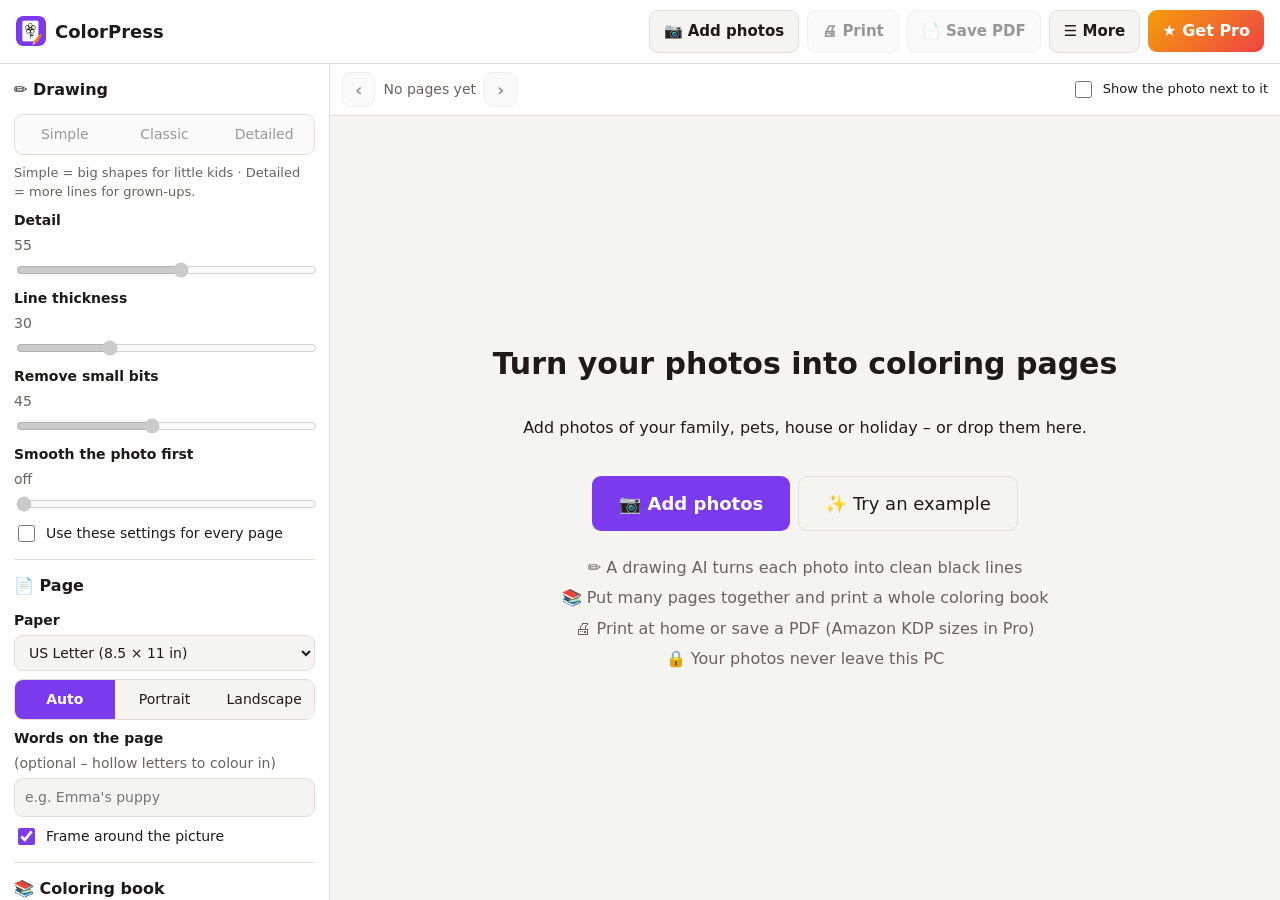
<file: index.html>
<!doctype html>
<html lang="en">
<head>
  <meta charset="utf-8">
  <meta name="viewport" content="width=device-width, initial-scale=1">
  <title>ColorPress – Photo to Coloring Page Maker</title>
  <meta name="description" content="Turn your photos into coloring pages and print a whole coloring book – with a drawing AI that runs on your own PC. No upload, no subscription.">
  <meta name="theme-color" content="#7c3aed">
  <link rel="manifest" href="manifest.json">
  <link rel="icon" href="icon-192.png">
  <link rel="stylesheet" href="style.css">
</head>
<body>
  <header class="topbar">
    <div class="brand"><img src="icon-192.png" alt="" width="30" height="30"><span>ColorPress</span></div>
    <span id="bookName" class="file-name"></span>
    <div class="top-btns">
      <button id="addBtn" class="tb">📷 Add photos</button>
      <button id="printBtn" class="tb" disabled>🖨 Print</button>
      <button id="pdfBtn" class="tb" disabled>📄 Save PDF</button>
      <button id="moreBtn" class="tb">☰ More</button>
      <button id="proBtn" class="pro-btn" hidden>★ Get Pro</button>
    </div>
    <div id="menu" class="menu" hidden>
      <button id="pngBtn">🖼 Save this page as a picture (PNG)</button>
      <button id="sampleBtn">✨ Show me an example</button>
      <button id="clearBtn" class="danger">Start a new book (remove all pages)…</button>
      <hr>
      <a href="help.html" target="_blank" rel="noopener">❓ How to use ColorPress</a>
      <a href="mailto:thequan03072002@gmail.com?subject=ColorPress%20feedback">✉ Feedback &amp; support</a>
      <a href="https://apps.microsoft.com/detail/9MWSF3JMP1GJ" target="_blank" rel="noopener">More apps: PrintCal photo calendar maker</a>
      <a href="https://apps.microsoft.com/detail/9N003PBQX6Q0" target="_blank" rel="noopener">More apps: PuzzlePrint word search maker</a>
    </div>
    <input id="fileIn" type="file" accept="image/*" multiple hidden>
  </header>

  <main class="layout">
    <aside class="left">
      <section class="tool">
        <h2>✏️ Drawing</h2>
        <div class="seg" id="lookSeg">
          <button data-v="simple">Simple</button><button data-v="classic" class="on">Classic</button><button data-v="detailed">Detailed</button>
        </div>
        <p class="hint">Simple = big shapes for little kids · Detailed = more lines for grown-ups.</p>
        <label class="field">Detail <span id="detailVal" class="muted"></span><input id="detail" type="range" min="0" max="100" value="55"></label>
        <label class="field">Line thickness <span id="thickVal" class="muted"></span><input id="thick" type="range" min="0" max="100" value="30"></label>
        <label class="field">Remove small bits <span id="cleanVal" class="muted"></span><input id="clean" type="range" min="0" max="100" value="45"></label>
        <label class="field">Smooth the photo first <span id="simpVal" class="muted"></span><input id="simp" type="range" min="0" max="100" value="0"></label>
        <label class="check"><input id="allPages" type="checkbox"> Use these settings for every page</label>
      </section>

      <section class="tool">
        <h2>📄 Page</h2>
        <label class="field">Paper
          <select id="paper">
            <option value="letter">US Letter (8.5 × 11 in)</option>
            <option value="a4">A4 (210 × 297 mm)</option>
            <option value="kdp">Book for Amazon KDP 8.5 × 11 in – PRO</option>
            <option value="kdpbleed">KDP 8.5 × 11 in with bleed – PRO</option>
            <option value="k8x10">Book 8 × 10 in – PRO</option>
            <option value="k6x9">Book 6 × 9 in – PRO</option>
          </select>
        </label>
        <div class="seg" id="orientSeg"><button data-v="auto" class="on">Auto</button><button data-v="p">Portrait</button><button data-v="l">Landscape</button></div>
        <label class="field">Words on the page <span class="muted">(optional – hollow letters to colour in)</span><input id="caption" type="text" maxlength="40" placeholder="e.g. Emma's puppy"></label>
        <label class="check"><input id="frame" type="checkbox" checked> Frame around the picture</label>
      </section>

      <section class="tool">
        <h2>📚 Coloring book <span id="pageCount" class="muted"></span></h2>
        <div id="pages" class="pages"></div>
        <label class="field">Book title <span class="muted">(cover page)</span><input id="title" type="text" maxlength="40" placeholder="My Coloring Book"></label>
        <label class="check"><input id="cover" type="checkbox"> Cover page with the title <span class="badge pro-only">PRO</span></label>
        <label class="check"><input id="nums" type="checkbox"> Page numbers <span class="badge pro-only">PRO</span></label>
        <label class="check"><input id="backs" type="checkbox"> Blank back of every page (for markers) <span class="badge pro-only">PRO</span></label>
        <p id="limitHint" class="hint"></p>
      </section>
      <p class="promise">🔒 The drawing AI runs on your PC – your photos are never uploaded.<br>💳 Pay once for Pro – no subscription.</p>
      <p class="fb-note">💬 Something not working the way you want? Tell me – <a href="mailto:thequan03072002@gmail.com?subject=ColorPress%20feedback">thequan03072002@gmail.com</a>. I read every message and improve the app.</p>
    </aside>

    <section class="stage">
      <div class="stagebar">
        <span class="nav"><button id="prevBtn" title="Previous page">‹</button><span id="pageLine" class="muted"></span><button id="nextBtn" title="Next page">›</button></span>
        <label class="check small"><input id="showPhoto" type="checkbox"> Show the photo next to it</label>
      </div>
      <div id="view" class="view">
        <div id="empty" class="empty">
          <h1>Turn your photos into coloring pages</h1>
          <p>Add photos of your family, pets, house or holiday – or drop them here.</p>
          <div class="row-btns center"><button id="addBig" class="primary big">📷 Add photos</button><button id="sampleBig" class="ghost big">✨ Try an example</button></div>
          <ul class="promise-list">
            <li>✏️ A drawing AI turns each photo into clean black lines</li>
            <li>📚 Put many pages together and print a whole coloring book</li>
            <li>🖨 Print at home or save a PDF (Amazon KDP sizes in Pro)</li>
            <li>🔒 Your photos never leave this PC</li>
          </ul>
        </div>
        <div id="sheet" class="sheet" hidden>
          <div class="sheet-row">
            <div id="photoBox" class="photo-box" hidden><img id="photoImg" alt="The photo"></div>
            <div class="paper-wrap"><canvas id="cv"></canvas><div id="wm" class="wm" hidden>PREVIEW</div></div>
          </div>
        </div>
        <div id="busy" class="busy" hidden><div class="busy-card"><b id="busyTitle">Working…</b><div class="bar"><i id="busyBar"></i></div><p id="busyText" class="hint"></p></div></div>
      </div>
    </section>
  </main>

  <dialog id="proDialog" class="dlg">
    <h2>ColorPress Pro</h2>
    <p class="muted">One-time purchase. Yours forever on this Microsoft account. No subscription, ever.</p>
    <ul class="pro-list">
      <li><strong>Unlimited pages</strong> in a coloring book – the free version makes books of 3 pages</li>
      <li><strong>Print quality</strong> – sharp 300 dpi pages (free: 150 dpi)</li>
      <li><strong>Book sizes for Amazon KDP</strong> – 8.5 × 11 (with or without bleed), 8 × 10, 6 × 9</li>
      <li><strong>Cover page, page numbers</strong> and blank backs for markers</li>
    </ul>
    <p class="fb-note">💬 Something not working the way you want? Tell me – <a href="mailto:thequan03072002@gmail.com?subject=ColorPress%20feedback">thequan03072002@gmail.com</a>. I read every message and improve the app.</p>
    <p id="proMsg" class="pro-msg" hidden></p>
    <div class="row-btns">
      <button id="buyBtn" class="primary" autofocus>Unlock Pro</button>
      <button id="restoreBtn" class="ghost">Restore purchase</button>
      <button id="closePro" class="ghost">Not now</button>
    </div>
  </dialog>
  <div id="toast" class="toast" hidden></div>
  <div id="restartBar" class="restart" hidden>A new version of ColorPress is ready. <button id="restartBtn" class="primary">Restart now</button></div>
  <div id="printArea"></div>
  <script src="app.js"></script>
</body>
</html>
</file>
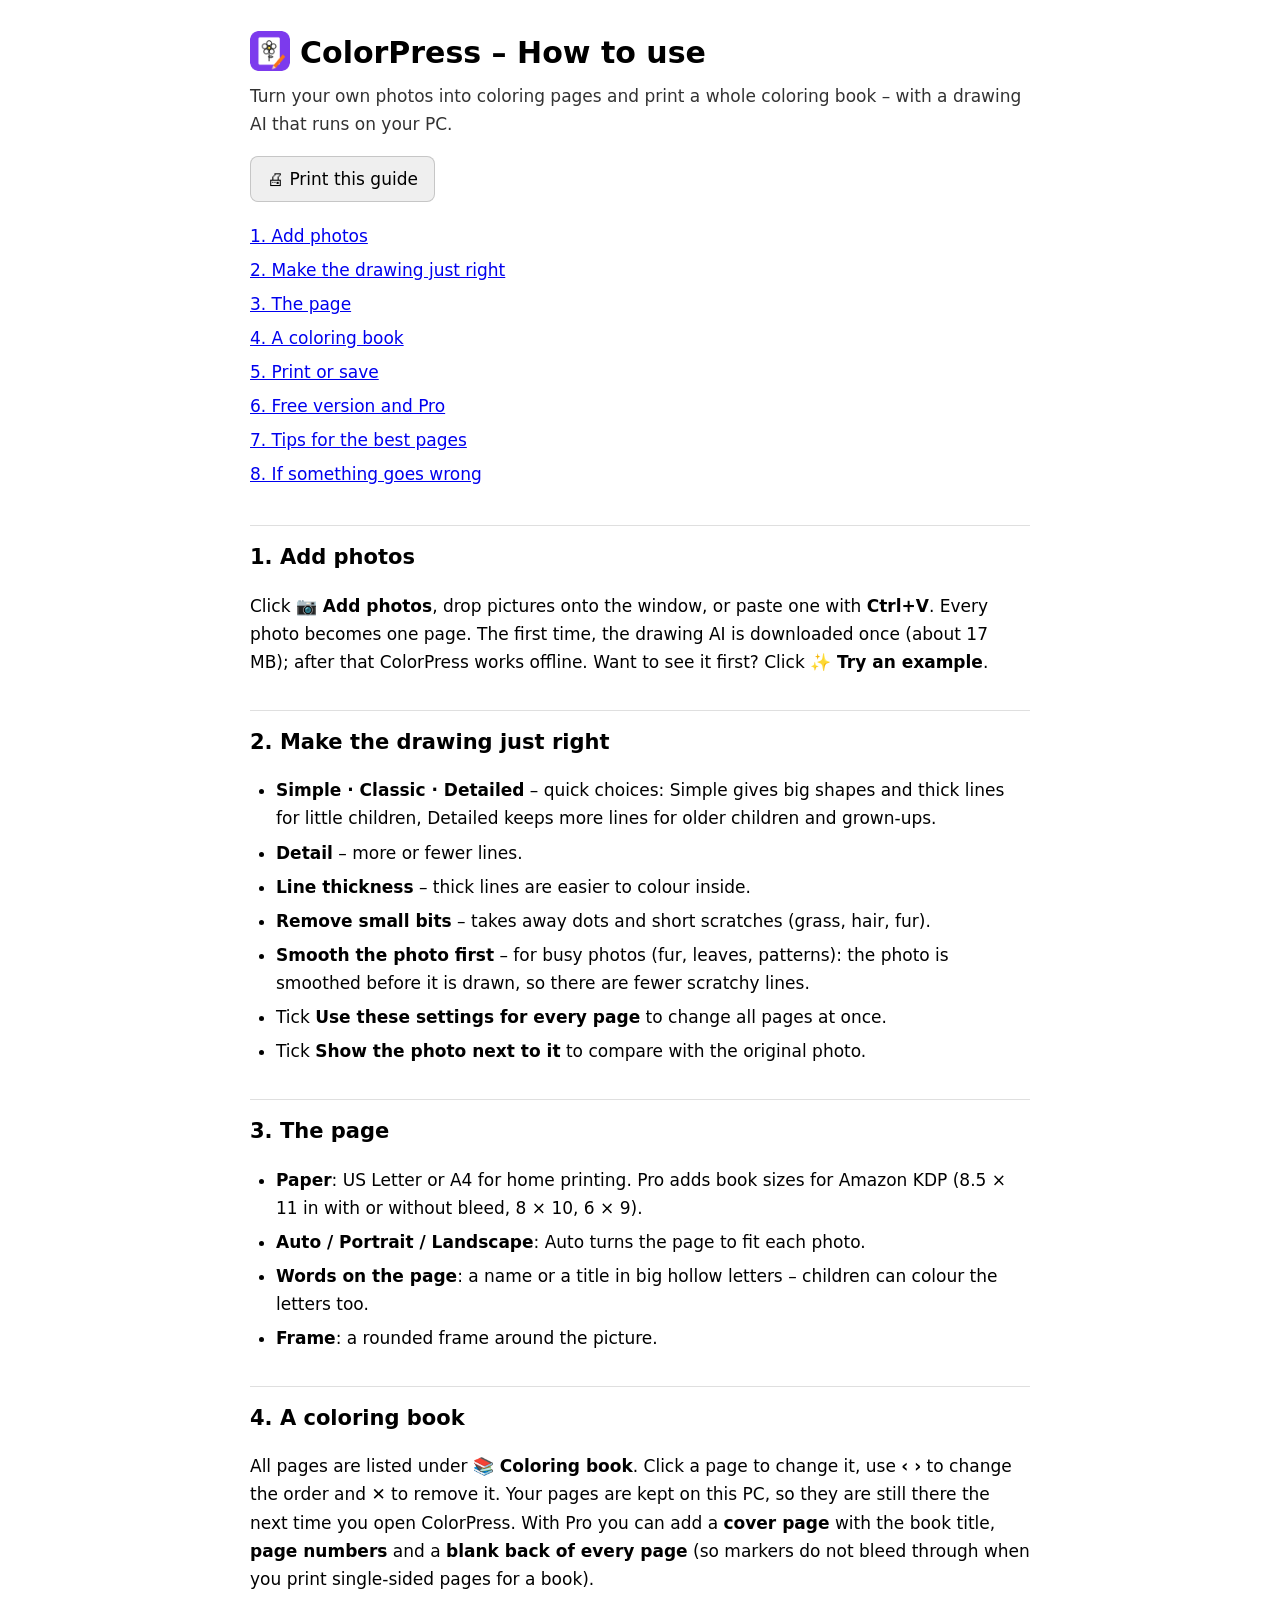
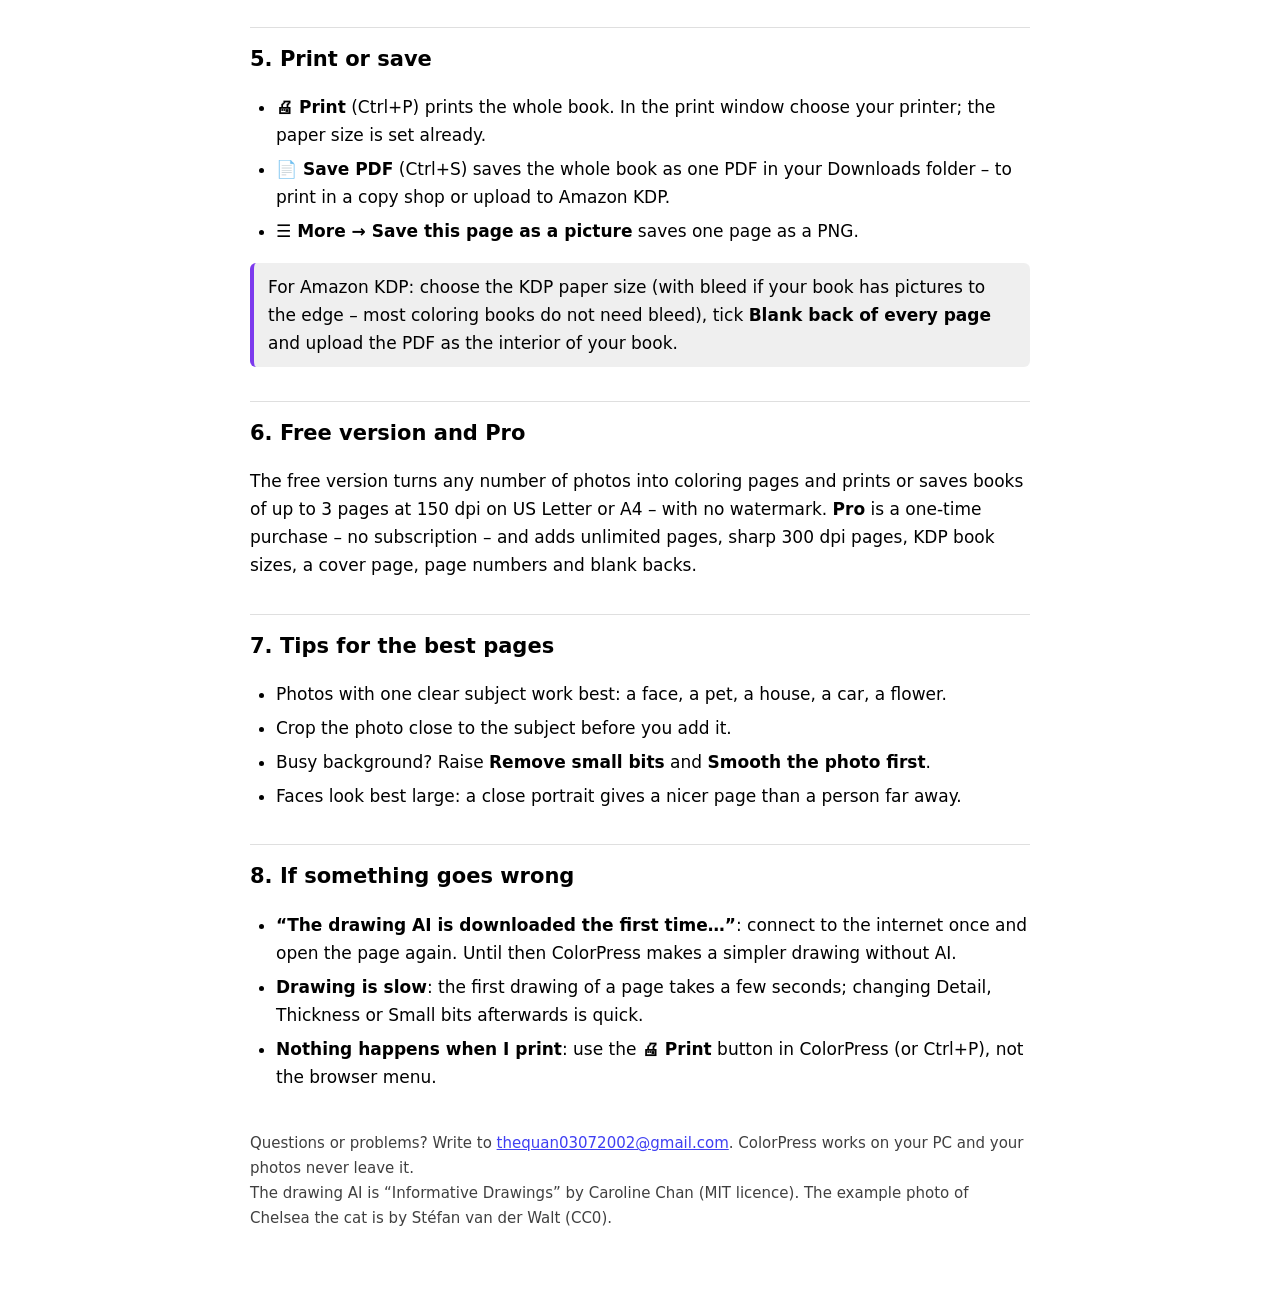
<file: help.html>
<!doctype html><html lang="en"><head><meta charset="utf-8"><meta name="viewport" content="width=device-width, initial-scale=1"><title>ColorPress – How to use</title><link rel="icon" href="icon-192.png"><style>:root{--a:#7c3aed;color-scheme:light dark}body{font:17px/1.65 "Segoe UI",system-ui,sans-serif;max-width:780px;margin:0 auto;padding:28px 20px 60px}h1{font-size:30px;margin:0 0 4px}h1 img{vertical-align:-8px;border-radius:8px;margin-right:10px}h2{font-size:21px;margin:34px 0 8px;padding-top:14px;border-top:1px solid #8884}.lead{opacity:.8;margin:0 0 18px}ol,ul{padding-left:26px}li{margin:6px 0}.tip{border-left:4px solid var(--a);background:#8882;padding:10px 14px;border-radius:6px;margin:12px 0}.toc a{display:block;padding:3px 0}.foot{margin-top:40px;opacity:.75;font-size:15px}button{font:inherit;padding:8px 16px;border-radius:8px;border:1px solid #8886;cursor:pointer}@media print{.noprint{display:none}}</style></head><body>
<h1><img src="icon-192.png" width="40" height="40" alt="">ColorPress – How to use</h1>
<p class="lead">Turn your own photos into coloring pages and print a whole coloring book – with a drawing AI that runs on your PC.</p>
<p class="noprint"><button onclick="print()">🖨 Print this guide</button></p>
<div class="toc noprint"><a href="#s0">1. Add photos</a><a href="#s1">2. Make the drawing just right</a><a href="#s2">3. The page</a><a href="#s3">4. A coloring book</a><a href="#s4">5. Print or save</a><a href="#s5">6. Free version and Pro</a><a href="#s6">7. Tips for the best pages</a><a href="#s7">8. If something goes wrong</a></div>
<h2 id="s0">1. Add photos</h2><p>Click <b>📷 Add photos</b>, drop pictures onto the window, or paste one with <b>Ctrl+V</b>. Every photo becomes one page. The first time, the drawing AI is downloaded once (about 17 MB); after that ColorPress works offline. Want to see it first? Click <b>✨ Try an example</b>.</p>
<h2 id="s1">2. Make the drawing just right</h2><ul><li><b>Simple · Classic · Detailed</b> – quick choices: Simple gives big shapes and thick lines for little children, Detailed keeps more lines for older children and grown-ups.</li><li><b>Detail</b> – more or fewer lines.</li><li><b>Line thickness</b> – thick lines are easier to colour inside.</li><li><b>Remove small bits</b> – takes away dots and short scratches (grass, hair, fur).</li><li><b>Smooth the photo first</b> – for busy photos (fur, leaves, patterns): the photo is smoothed before it is drawn, so there are fewer scratchy lines.</li><li>Tick <b>Use these settings for every page</b> to change all pages at once.</li><li>Tick <b>Show the photo next to it</b> to compare with the original photo.</li></ul>
<h2 id="s2">3. The page</h2><ul><li><b>Paper</b>: US Letter or A4 for home printing. Pro adds book sizes for Amazon KDP (8.5 × 11 in with or without bleed, 8 × 10, 6 × 9).</li><li><b>Auto / Portrait / Landscape</b>: Auto turns the page to fit each photo.</li><li><b>Words on the page</b>: a name or a title in big hollow letters – children can colour the letters too.</li><li><b>Frame</b>: a rounded frame around the picture.</li></ul>
<h2 id="s3">4. A coloring book</h2><p>All pages are listed under <b>📚 Coloring book</b>. Click a page to change it, use <b>‹ ›</b> to change the order and <b>✕</b> to remove it. Your pages are kept on this PC, so they are still there the next time you open ColorPress. With Pro you can add a <b>cover page</b> with the book title, <b>page numbers</b> and a <b>blank back of every page</b> (so markers do not bleed through when you print single-sided pages for a book).</p>
<h2 id="s4">5. Print or save</h2><ul><li><b>🖨 Print</b> (Ctrl+P) prints the whole book. In the print window choose your printer; the paper size is set already.</li><li><b>📄 Save PDF</b> (Ctrl+S) saves the whole book as one PDF in your Downloads folder – to print in a copy shop or upload to Amazon KDP.</li><li><b>☰ More → Save this page as a picture</b> saves one page as a PNG.</li></ul><div class="tip">For Amazon KDP: choose the KDP paper size (with bleed if your book has pictures to the edge – most coloring books do not need bleed), tick <b>Blank back of every page</b> and upload the PDF as the interior of your book.</div>
<h2 id="s5">6. Free version and Pro</h2><p>The free version turns any number of photos into coloring pages and prints or saves books of up to 3 pages at 150 dpi on US Letter or A4 – with no watermark. <b>Pro</b> is a one-time purchase – no subscription – and adds unlimited pages, sharp 300 dpi pages, KDP book sizes, a cover page, page numbers and blank backs.</p>
<h2 id="s6">7. Tips for the best pages</h2><ul><li>Photos with one clear subject work best: a face, a pet, a house, a car, a flower.</li><li>Crop the photo close to the subject before you add it.</li><li>Busy background? Raise <b>Remove small bits</b> and <b>Smooth the photo first</b>.</li><li>Faces look best large: a close portrait gives a nicer page than a person far away.</li></ul>
<h2 id="s7">8. If something goes wrong</h2><ul><li><b>“The drawing AI is downloaded the first time…”</b>: connect to the internet once and open the page again. Until then ColorPress makes a simpler drawing without AI.</li><li><b>Drawing is slow</b>: the first drawing of a page takes a few seconds; changing Detail, Thickness or Small bits afterwards is quick.</li><li><b>Nothing happens when I print</b>: use the <b>🖨 Print</b> button in ColorPress (or Ctrl+P), not the browser menu.</li></ul>
<p class="foot">Questions or problems? Write to <a href="mailto:thequan03072002@gmail.com">thequan03072002@gmail.com</a>. ColorPress works on your PC and your photos never leave it.<br>The drawing AI is “Informative Drawings” by Caroline Chan (MIT licence). The example photo of Chelsea the cat is by Stéfan van der Walt (CC0).</p></body></html>
</file>
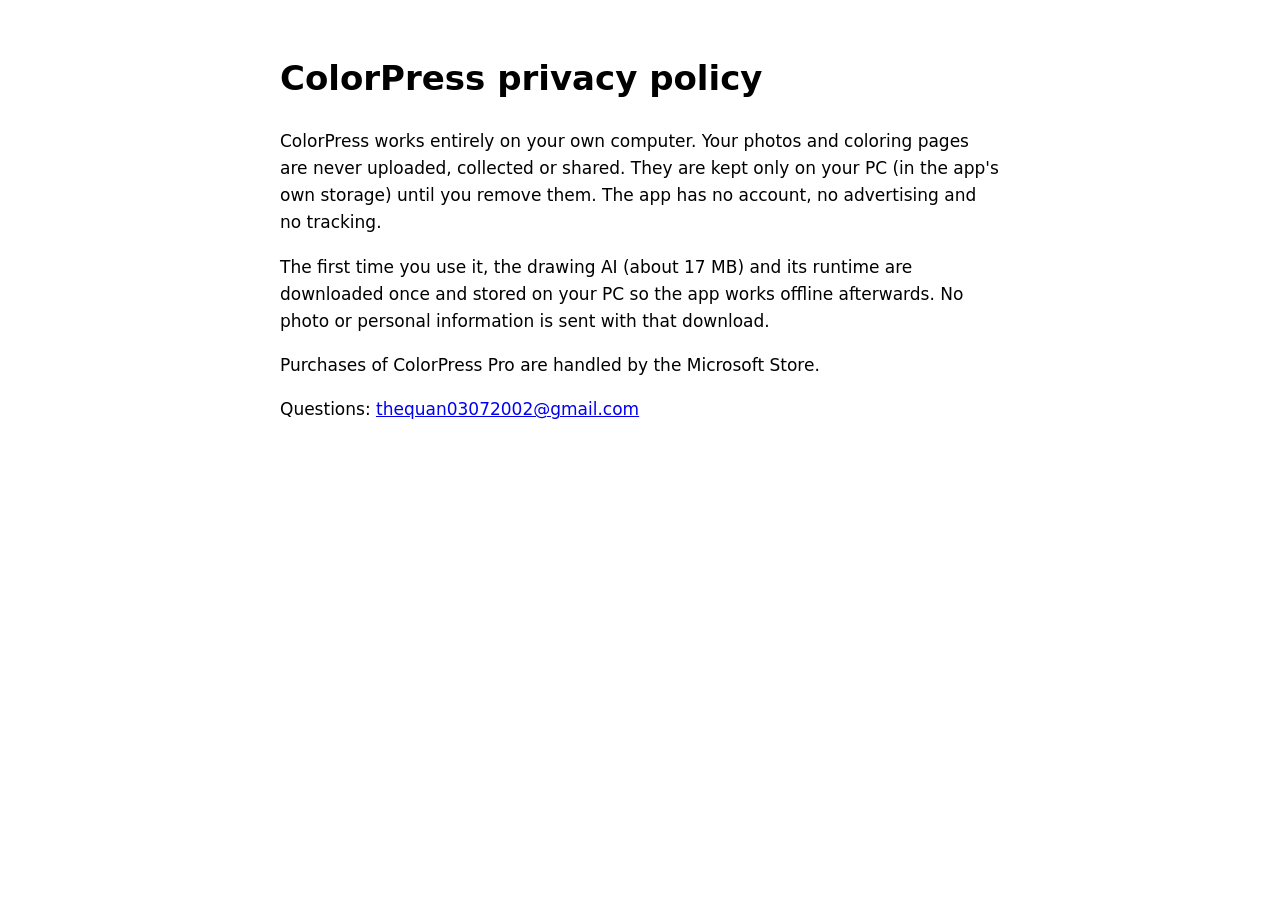
<file: privacy.html>
<!doctype html><html lang="en"><head><meta charset="utf-8"><meta name="viewport" content="width=device-width, initial-scale=1"><title>ColorPress – Privacy</title><style>body{font:17px/1.6 "Segoe UI",system-ui,sans-serif;max-width:720px;margin:0 auto;padding:28px 20px}</style></head><body><h1>ColorPress privacy policy</h1><p>ColorPress works entirely on your own computer. Your photos and coloring pages are never uploaded, collected or shared. They are kept only on your PC (in the app's own storage) until you remove them. The app has no account, no advertising and no tracking.</p><p>The first time you use it, the drawing AI (about 17 MB) and its runtime are downloaded once and stored on your PC so the app works offline afterwards. No photo or personal information is sent with that download.</p><p>Purchases of ColorPress Pro are handled by the Microsoft Store.</p><p>Questions: <a href="mailto:thequan03072002@gmail.com">thequan03072002@gmail.com</a></p></body></html>
</file>
<file: style.css>
:root { --bg: #f6f4f1; --card: #ffffff; --text: #1f1a17; --muted: #6b625c; --line: #e5ddd6; --accent: #7c3aed; --accent-2: #ede9fe; --on-accent: #ffffff; --danger: #b42318; color-scheme: light dark; }
@media (prefers-color-scheme: dark) { :root { --bg: #141210; --card: #1d1a17; --text: #f1ebe5; --muted: #a89d94; --line: #332d28; --accent: #a78bfa; --accent-2: #2a1d4a; --on-accent: #160b33; --danger: #f97066; } }
* { box-sizing: border-box; }
html, body { height: 100%; }
body { margin: 0; font: 16px/1.5 "Segoe UI", system-ui, sans-serif; background: var(--bg); color: var(--text); display: flex; flex-direction: column; }
[hidden] { display: none !important; }
h1 { font-size: 30px; margin: 0 0 6px; }
h2 { font-size: 16px; margin: 0 0 4px; }
.topbar { position: relative; display: flex; align-items: center; gap: 14px; padding: 10px 16px; border-bottom: 1px solid var(--line); background: var(--card); }
.brand { display: flex; align-items: center; gap: 9px; font-weight: 700; font-size: 18px; }
.brand img { border-radius: 7px; }
.file-name { flex: 1; min-width: 0; color: var(--muted); white-space: nowrap; overflow: hidden; text-overflow: ellipsis; }
.top-btns { display: flex; gap: 8px; align-items: center; }
button { font: inherit; border-radius: 9px; padding: 9px 14px; cursor: pointer; border: 1px solid transparent; }
button:disabled { opacity: .45; cursor: not-allowed; }
.tb { background: var(--bg); color: var(--text); border-color: var(--line); font-weight: 600; font-size: 15px; }
.tb:hover:not(:disabled), .ghost:hover:not(:disabled) { border-color: var(--accent); }
.primary { background: var(--accent); color: var(--on-accent); font-weight: 700; }
.ghost { background: transparent; color: var(--text); border-color: var(--line); }
.big { font-size: 18px; padding: 13px 26px; }
.wide { width: 100%; }
.pro-btn { background: linear-gradient(135deg, #f59e0b, #ef4444); color: #fff; font-weight: 700; border: 0; }
.pro-btn.is-pro { background: var(--accent-2); color: var(--accent); cursor: default; }
.badge { font-size: 10px; font-weight: 700; background: #f59e0b; color: #1f1503; border-radius: 4px; padding: 1px 5px; margin-left: 4px; vertical-align: 1px; }
body.unlocked .pro-only { display: none; }
.menu { position: absolute; right: 16px; top: 54px; z-index: 20; background: var(--card); border: 1px solid var(--line); border-radius: 12px; padding: 6px; display: flex; flex-direction: column; min-width: 300px; box-shadow: 0 10px 30px rgba(0,0,0,.25); }
.menu button, .menu a { text-align: left; background: transparent; color: var(--text); padding: 10px 12px; border-radius: 8px; text-decoration: none; font-size: 15px; }
.menu button:hover, .menu a:hover { background: var(--accent-2); }
.layout { flex: 1; min-height: 0; display: grid; grid-template-columns: 330px minmax(0, 1fr); }
.left { background: var(--card); padding: 14px; overflow: auto; display: flex; flex-direction: column; gap: 14px; border-right: 1px solid var(--line); }
.tool { display: flex; flex-direction: column; gap: 8px; padding-bottom: 14px; border-bottom: 1px solid var(--line); }
.field { display: flex; flex-direction: column; gap: 4px; font-size: 14px; font-weight: 600; }
.two { display: grid; grid-template-columns: 1fr 1fr; gap: 8px; }
.seg { display: flex; border: 1px solid var(--line); border-radius: 9px; overflow: hidden; }
.seg button { flex: 1; border-radius: 0; background: var(--bg); color: var(--text); padding: 8px 6px; font-size: 14px; }
.seg button.on { background: var(--accent); color: var(--on-accent); font-weight: 700; }
input[type=range] { width: 100%; accent-color: var(--accent); }
.check { display: flex; align-items: center; gap: 8px; font-size: 14px; }
.check input { width: 17px; height: 17px; accent-color: var(--accent); }
.hint { color: var(--muted); font-size: 13px; margin: 0; }
.muted { color: var(--muted); font-weight: 400; }
.history { display: grid; grid-template-columns: 1fr 1fr; gap: 8px; }
.promise { font-size: 13px; color: var(--muted); margin: 0; line-height: 1.7; }
.stage { position: relative; min-width: 0; min-height: 0; display: flex; flex-direction: column; }
.stagebar { display: flex; justify-content: space-between; align-items: center; gap: 12px; padding: 8px 12px; border-bottom: 1px solid var(--line); background: var(--card); font-size: 14px; }
.zoom { display: flex; gap: 4px; }
.zoom button { background: var(--bg); color: var(--text); border: 1px solid var(--line); padding: 5px 11px; font-weight: 700; }
.view { position: relative; flex: 1; min-height: 0; overflow: auto; background: repeating-conic-gradient(#8881 0% 25%, transparent 0% 50%) 0 0 / 22px 22px; }
.empty { position: absolute; inset: 0; display: flex; flex-direction: column; align-items: center; justify-content: center; text-align: center; gap: 8px; padding: 20px; }
.empty.drag { outline: 4px dashed var(--accent); outline-offset: -16px; }
.promise-list { list-style: none; padding: 0; margin: 14px 0 0; color: var(--muted); line-height: 1.9; }
.canvas-wrap { position: relative; margin: 20px auto; width: max-content; }
.canvas-wrap canvas { display: block; }
#cv { box-shadow: 0 6px 24px #0003; }
#mask { position: absolute; inset: 0; cursor: crosshair; touch-action: none; opacity: .5; }
.split { position: absolute; top: 8px; left: 8px; right: 8px; display: flex; justify-content: space-between; pointer-events: none; }
.split span { background: #000a; color: #fff; font-size: 12px; padding: 2px 8px; border-radius: 6px; }
.busy { position: absolute; inset: 0; background: #0006; display: flex; align-items: center; justify-content: center; z-index: 5; }
.busy-card { background: var(--card); padding: 18px 22px; border-radius: 14px; width: min(420px, 90%); display: flex; flex-direction: column; gap: 10px; }
.bar { height: 8px; border-radius: 6px; background: var(--line); overflow: hidden; }
.bar i { display: block; height: 100%; width: 0; background: var(--accent); transition: width .2s; }
.dlg { border: 1px solid var(--line); border-radius: 16px; background: var(--card); color: var(--text); padding: 22px; max-width: 480px; }
.dlg::backdrop { background: #0007; }
.pro-list { padding-left: 20px; }
.pro-list li { margin: 6px 0; }
.pro-msg { background: var(--accent-2); padding: 8px 10px; border-radius: 8px; }
.row-btns { display: flex; gap: 8px; flex-wrap: wrap; margin-top: 12px; }
.toast { position: fixed; left: 50%; bottom: 24px; transform: translateX(-50%); background: #1f1a17; color: #fff; padding: 10px 16px; border-radius: 10px; z-index: 50; max-width: 90vw; }
@media (max-width: 900px) { html, body { height: auto; } .layout { flex: none; grid-template-columns: 1fr; grid-template-rows: auto 70vh; } .left { overflow: visible; border-right: 0; border-bottom: 1px solid var(--line); } } /* narrow window: the page scrolls, so every tool is reachable (was squeezed into a tiny scroll box) */
@media (max-width: 640px) { .topbar { flex-wrap: wrap; gap: 8px; padding: 8px 10px; } .top-btns { flex-wrap: wrap; margin-left: auto; } .tb { font-size: 14px; padding: 7px 10px; } .stagebar { flex-wrap: wrap; } }
.fb-note { color: var(--muted); font-size: 12px; font-weight: 400; line-height: 1.45; margin: 10px 0 0; overflow-wrap: anywhere; }
.fb-note a { color: inherit; text-decoration: underline; }

.danger { color: var(--danger) !important; }
.menu hr { border: 0; border-top: 1px solid var(--line); margin: 4px 6px; }
input[type=text], select { font: inherit; padding: 8px 10px; border-radius: 9px; border: 1px solid var(--line); background: var(--bg); color: var(--text); width: 100%; font-weight: 400; }
input:focus, select:focus, button:focus-visible { outline: 3px solid var(--accent); outline-offset: 1px; }
.row-btns.center { justify-content: center; }
.nav { display: flex; align-items: center; gap: 8px; }
.nav button { background: var(--bg); color: var(--text); border: 1px solid var(--line); padding: 3px 12px; font-weight: 700; font-size: 18px; }
.pages { display: grid; grid-template-columns: repeat(3, 1fr); gap: 8px; }
.pg { position: relative; padding: 0; aspect-ratio: 0.77; background: #fff; border: 2px solid var(--line); border-radius: 8px; overflow: hidden; }
.pg.on { border-color: var(--accent); box-shadow: 0 0 0 2px var(--accent-2); }
.pg img { width: 100%; height: 100%; object-fit: contain; display: block; }
.pg .n { position: absolute; left: 4px; top: 3px; font-size: 11px; font-weight: 700; background: #0009; color: #fff; border-radius: 5px; padding: 0 5px; }
.pg .x { position: absolute; right: 2px; top: 2px; width: 22px; height: 22px; padding: 0; border-radius: 6px; background: #0009; color: #fff; font-size: 13px; line-height: 22px; }
.pg .mv { position: absolute; bottom: 2px; display: flex; gap: 2px; left: 2px; right: 2px; justify-content: space-between; }
.pg .mv button { width: 22px; height: 20px; padding: 0; border-radius: 5px; background: #0009; color: #fff; font-size: 12px; line-height: 20px; }
.pg.add { display: flex; align-items: center; justify-content: center; font-size: 30px; color: var(--muted); background: var(--bg); border-style: dashed; }
.pg .spin { position: absolute; inset: 0; display: flex; align-items: center; justify-content: center; font-size: 12px; color: #555; background: #fffc; }
.sheet { padding: 20px; display: flex; justify-content: center; }
.sheet-row { display: flex; gap: 18px; align-items: flex-start; justify-content: center; flex-wrap: wrap; }
.paper-wrap { position: relative; }
#cv { display: block; background: #fff; box-shadow: 0 6px 24px #0003; max-width: 100%; height: auto; }
.photo-box img { display: block; max-width: 340px; max-height: 70vh; border-radius: 6px; box-shadow: 0 6px 24px #0003; }
.wm { position: absolute; inset: 0; display: flex; align-items: center; justify-content: center; pointer-events: none; font: 900 64px/1 "Segoe UI", sans-serif; color: #7c3aed33; transform: rotate(-28deg); letter-spacing: 8px; }
.view { background: var(--bg); }
.restart { position: fixed; left: 50%; bottom: 20px; transform: translateX(-50%); background: var(--card); border: 1px solid var(--line); border-radius: 12px; padding: 8px 10px 8px 16px; display: flex; gap: 12px; align-items: center; box-shadow: 0 10px 30px #0004; z-index: 60; }
.check.small { font-size: 13px; }
#printArea { display: none; }
@media print {
  body > *:not(#printArea) { display: none !important; }
  body { background: #fff; display: block; margin: 0; }
  #printArea { display: block; }
  #printArea img { display: block; width: 100%; height: auto; page-break-after: always; break-after: page; }
  #printArea .blank { height: 100vh; page-break-after: always; break-after: page; }
}
@media (max-width: 640px) { .pages { grid-template-columns: repeat(4, 1fr); } .wm { font-size: 40px; } .photo-box img { max-width: 100%; } }
</file>
